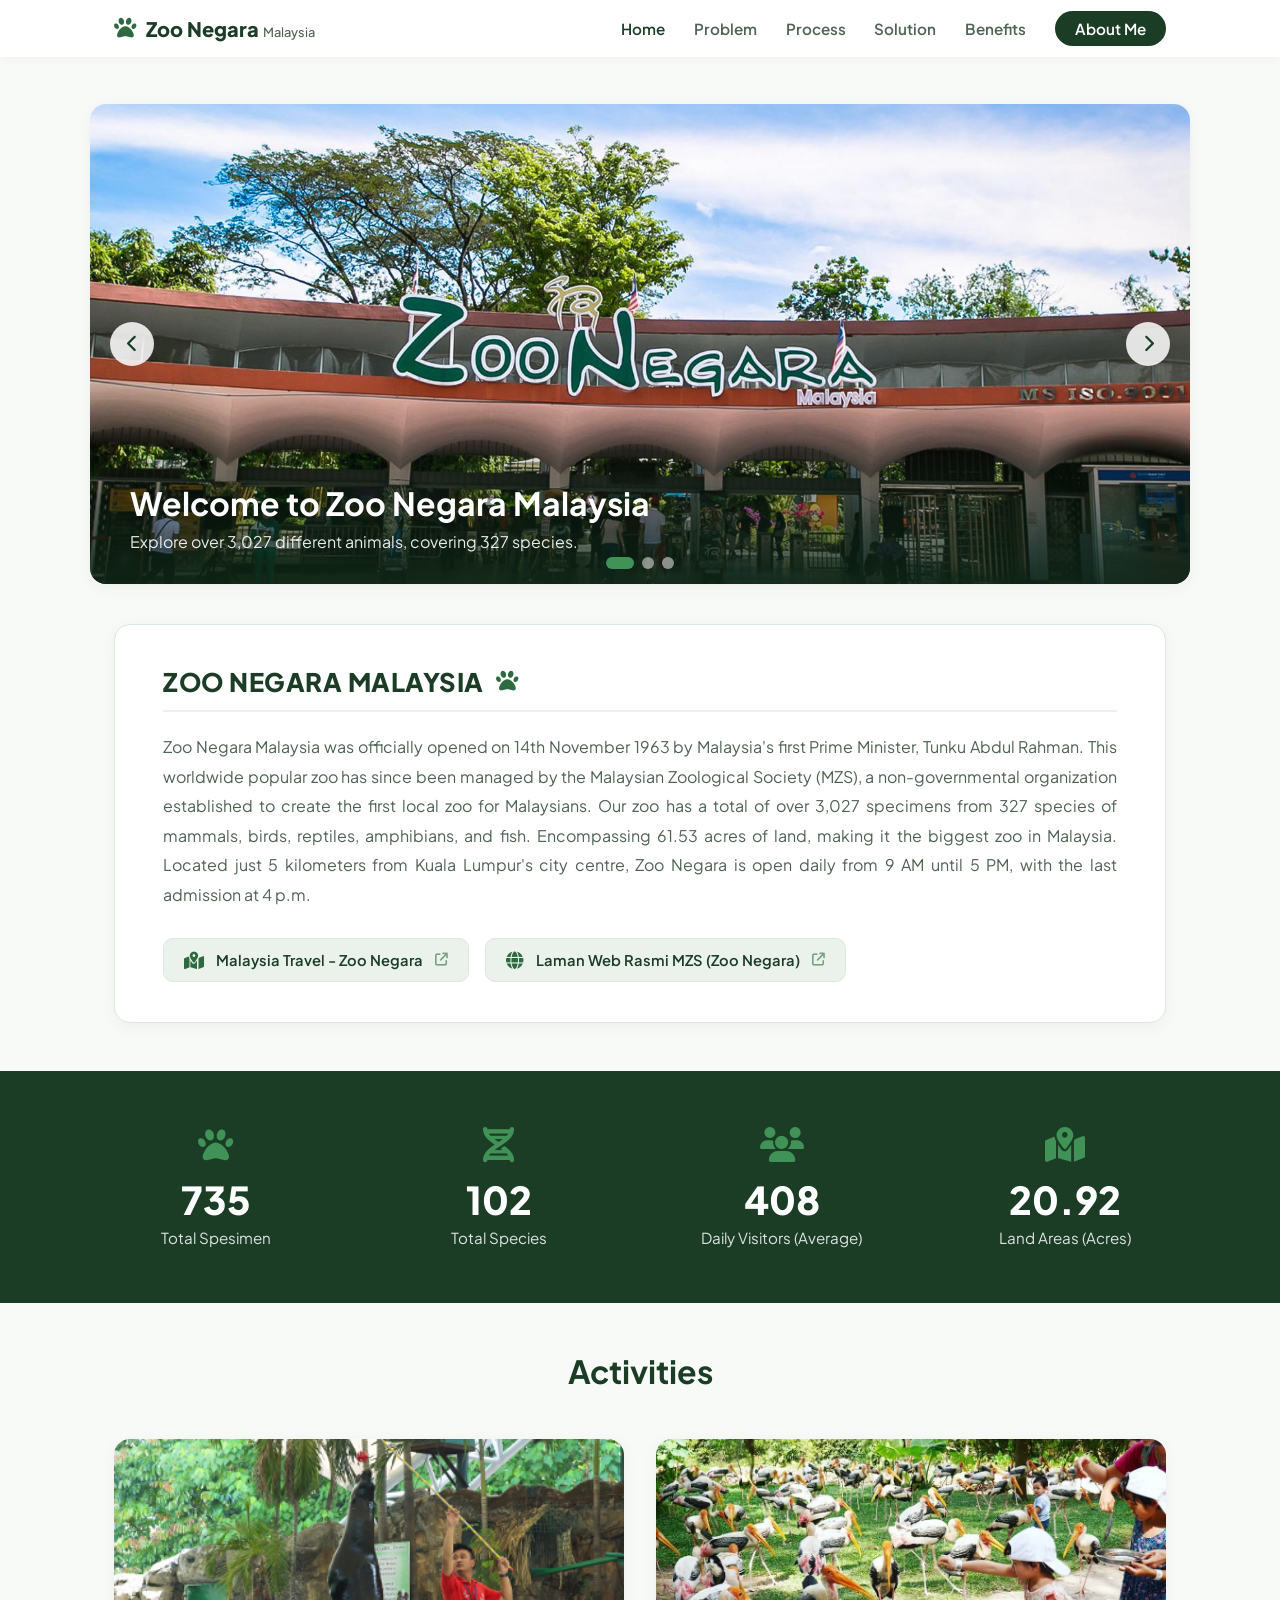
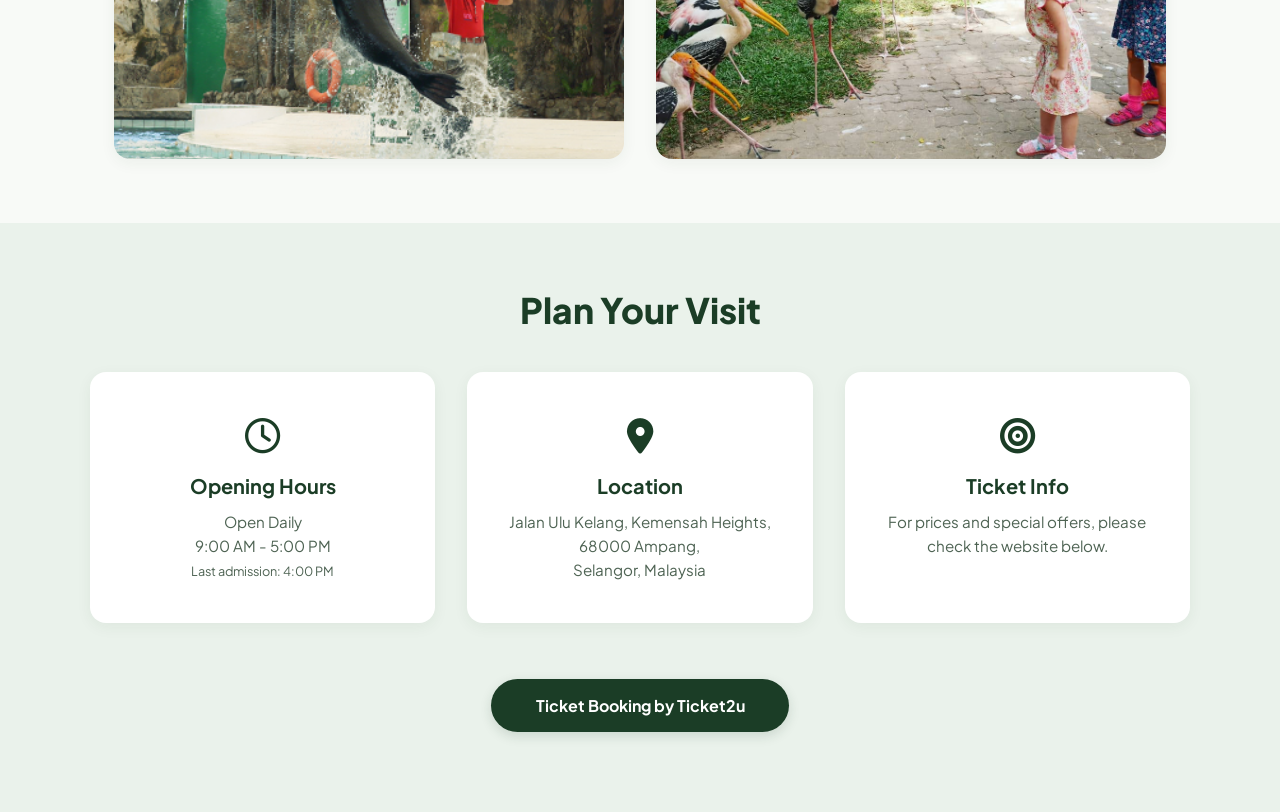
<file: index.html>
<!DOCTYPE html>
<html lang="en">
<head>
  <meta charset="UTF-8">
  <meta name="viewport" content="width=device-width, initial-scale=1.0">
  <title>Zoo Negara Malaysia - Strategic Digital Transformation</title>
  <link rel="stylesheet" href="style.css">
  <link rel="preconnect" href="https://fonts.googleapis.com">
  <link rel="preconnect" href="https://fonts.gstatic.com" crossorigin>
  <link href="https://fonts.googleapis.com/css2?family=Plus+Jakarta+Sans:wght@400;500;600;700;800&display=swap" rel="stylesheet">
  <link rel="stylesheet" href="https://cdnjs.cloudflare.com/ajax/libs/font-awesome/6.4.0/css/all.min.css">
</head>
<body>
  <!-- Navigation Bar -->
  <header class="navbar">
    <div class="nav-container">
      <a href="index.html" class="logo">
        <i class="fa-solid fa-paw logo-icon"></i>
        <span>Zoo Negara <small>Malaysia</small></span>
      </a>
      <nav>
        <ul class="nav-links">
          <li><a href="index.html" class="active">Home</a></li>
          <li><a href="problem.html">Problem</a></li>
          <li><a href="process.html">Process</a></li>
          <li><a href="solution.html">Solution</a></li>
          <li><a href="benefit.html">Benefits</a></li>
          <li><a href="about_me.html" class="nav-btn">About Me</a></li>
        </ul>
      </nav>
    </div>
  </header>
  <!-- 1. Home Section -->
  <section id="home">
    <div class="slider-container">
      <div class="slider">
        <div class="slide active">
          <img src="images/picture_zoo_negara_malaysia.jpeg" alt="Malayan Tiger">
          <div class="slide-overlay">
            <h2>Welcome to Zoo Negara Malaysia</h2>
            <p>Explore over 3,027 different animals, covering 327 species.</p>
          </div>
        </div>
        <div class="slide">
          <img src="images/picture_panda_3.jpg" alt="Panda Zoo Negara Malaysia">
          <div class="slide-overlay">
            <h2>Panda Zoo Negara Malaysia</h2>
            <p>Meet our beloved giant pandas in a world-class temperature-controlled habitat.</p>
          </div>
        </div>
        <div class="slide">
          <img src="images/picture_tiger.jpg" alt="Tiger Zoo Negara Malaysia">
          <div class="slide-overlay">
            <h2>Tiger Zoo Negara Malaysia</h2>
            <p>Experience educational feeding sessions and hands-on conservation activities daily.</p>
          </div>
        </div>
      </div>
      <button class="slider-btn prev-btn" aria-label="Previous Slide"><i class="fa-solid fa-chevron-left"></i></button>
      <button class="slider-btn next-btn" aria-label="Next Slide"><i class="fa-solid fa-chevron-right"></i></button>
      <div class="slider-dots">
        <span class="dot active" data-index="0"></span>
        <span class="dot" data-index="1"></span>
        <span class="dot" data-index="2"></span>
      </div>
    </div>
    <!-- Intro Section -->
    <div class="intro-section">
      <div class="intro-card">
        <div class="intro-header">
          <h2>ZOO NEGARA MALAYSIA</h2>
          <i class="fa-solid fa-paw intro-icon"></i>
        </div>
        <p class="intro-text">
          Zoo Negara Malaysia was officially opened on 14th November 1963 by Malaysia's first Prime Minister, Tunku Abdul Rahman. This worldwide popular zoo has since been managed by the Malaysian Zoological Society (MZS), a non-governmental organization established to create the first local zoo for Malaysians. Our zoo has a total of over 3,027 specimens from 327 species of mammals, birds, reptiles, amphibians, and fish. Encompassing 61.53 acres of land, making it the biggest zoo in Malaysia. Located just 5 kilometers from Kuala Lumpur's city centre, Zoo Negara is open daily from 9 AM until 5 PM, with the last admission at 4 p.m.
        </p>
        <div class="intro-links-container">
          <a href="https://www.malaysia.travel/explore/zoo-negara" target="_blank" rel="noopener noreferrer" class="zoo-link-btn">
            <i class="fa-solid fa-map-location-dot"></i>
            <span>Malaysia Travel - Zoo Negara</span>
            <i class="fa-solid fa-arrow-up-right-from-square external-icon"></i>
          </a>
          <a href="https://www.zoonegara.my/zoo.html" target="_blank" rel="noopener noreferrer" class="zoo-link-btn">
            <i class="fa-solid fa-globe"></i>
            <span>Laman Web Rasmi MZS (Zoo Negara)</span>
            <i class="fa-solid fa-arrow-up-right-from-square external-icon"></i>
          </a>
        </div>
      </div>
    </div>
    <!-- Statistics Banner -->
    <div class="stats-banner">
      <div class="stats-container">
        <div class="stat-item">
          <i class="fa-solid fa-paw stat-icon"></i>
          <h3 class="counter" data-target="3027">0</h3>
          <p>Total Spesimen</p>
        </div>
        <div class="stat-item">
          <i class="fa-solid fa-dna stat-icon"></i>
          <h3 class="counter" data-target="327">0</h3>
          <p>Total Species</p>
        </div>
        <div class="stat-item">
          <i class="fa-solid fa-users stat-icon"></i>
          <h3 class="counter" data-target="1750">0</h3>
          <p>Daily Visitors (Average)</p>
        </div>
        <div class="stat-item">
          <i class="fa-solid fa-map-location-dot stat-icon"></i>
          <h3><span class="counter-float" data-target="61.53">0</span></h3>
          <p>Land Areas (Acres)</p>
        </div>
      </div>
    </div>
    <!-- Activities Section -->
    <div class="activities-wrapper">
      <div class="section-title">
        <h2>Activities</h2>
      </div>
      <div class="activities-grid">
        <div class="activity-card">
          <img src="images/picture_multi_Animal_show.jpg" alt="Multi-Animal Show">
          <div class="activity-overlay">
            <h3>Multi-Animal Show</h3>
          </div>
        </div>
        <div class="activity-card">
          <img src="images/picture_animal_feeding.jpg" alt="Animal Feeding">
          <div class="activity-overlay">
            <h3>Animal Feeding</h3>
          </div>
        </div>
      </div>
    </div>
    <!-- Plan Your Visit Section -->
    <div class="plan-visit-wrapper">
      <h2 class="plan-visit-title">Plan Your Visit</h2>
      <div class="plan-visit-grid">
        <div class="plan-card">
          <div class="plan-icon"><i class="fa-regular fa-clock"></i></div>
          <h3>Opening Hours</h3>
          <p>Open Daily<br>9:00 AM - 5:00 PM<br><small>Last admission: 4:00 PM</small></p>
        </div>
        <div class="plan-card">
          <div class="plan-icon"><i class="fa-solid fa-location-dot"></i></div>
          <h3>Location</h3>
          <p>Jalan Ulu Kelang, Kemensah Heights, 68000 Ampang, <br>Selangor, Malaysia</p>
        </div>
        <div class="plan-card">
          <div class="plan-icon"><i class="fa-solid fa-bullseye"></i></div>
          <h3>Ticket Info</h3>
          <p>For prices and special offers, please check the website below.</p>
        </div>
      </div>
      <div class="plan-cta-container">
        <a href="https://www.ticket2u.com.my/zoonegara/book" target="_blank" rel="noopener noreferrer" class="plan-cta-btn">Ticket Booking by Ticket2u</a>
      </div>
    </div>
  </section>
  <script src="script.js"></script>
</body>
</html>
</file>
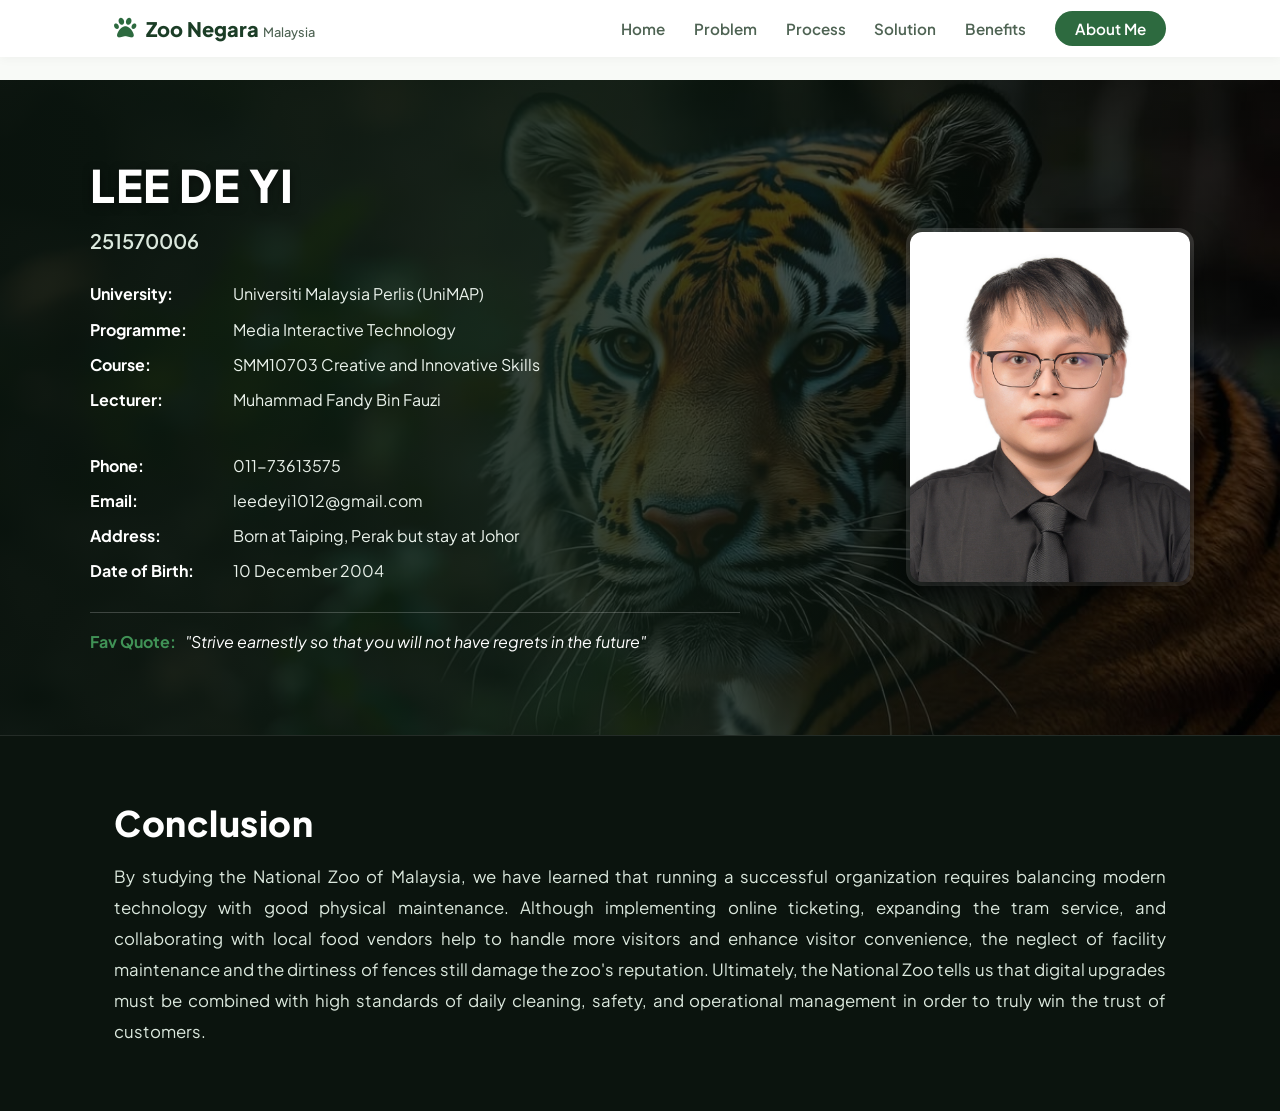
<file: about_me.html>
<!DOCTYPE html>
<html lang="en">
<head>
  <meta charset="UTF-8">
  <meta name="viewport" content="width=device-width, initial-scale=1.0">
  <title>Zoo Negara Malaysia - About Me</title>
  <link rel="stylesheet" href="style.css">
  <link rel="preconnect" href="https://fonts.googleapis.com">
  <link rel="preconnect" href="https://fonts.gstatic.com" crossorigin>
  <link href="https://fonts.googleapis.com/css2?family=Plus+Jakarta+Sans:wght@400;500;600;700;800&display=swap" rel="stylesheet">
  <link rel="stylesheet" href="https://cdnjs.cloudflare.com/ajax/libs/font-awesome/6.4.0/css/all.min.css">
</head>
<body>
  <!-- Navigation Bar -->
  <header class="navbar">
    <div class="nav-container">
      <a href="index.html" class="logo">
        <i class="fa-solid fa-paw logo-icon"></i>
        <span>Zoo Negara <small>Malaysia</small></span>
      </a>
      <nav>
        <ul class="nav-links">
          <li><a href="index.html">Home</a></li>
          <li><a href="problem.html">Problem</a></li>
          <li><a href="process.html">Process</a></li>
          <li><a href="solution.html">Solution</a></li>
          <li><a href="benefit.html">Benefits</a></li>
          <li><a href="about_me.html" class="nav-btn active">About Me</a></li>
        </ul>
      </nav>
    </div>
  </header>
  <!-- 6. About Me / Profile Section -->
  <section id="about" class="about-hero-section page-hero-padding">
    <div class="about-hero-overlay"></div>
    <div class="about-hero-container">
      <div class="about-hero-details">
        <h1 class="about-hero-name">LEE DE YI</h1>
        <p class="about-hero-id">251570006</p>
        
        <div class="about-hero-info">
	  <p><strong>University:</strong> Universiti Malaysia Perlis (UniMAP) </p>
          <p><strong>Programme:</strong> Media Interactive Technology </p>
          <p><strong>Course:</strong> SMM10703 Creative and Innovative Skills</p>
	  <p><strong>Lecturer:</strong> Muhammad Fandy Bin Fauzi </p>

<br>

          <p><strong>Phone:</strong> 011-73613575</p>
          <p><strong>Email:</strong> leedeyi1012@gmail.com</p>
          <p><strong>Address:</strong> Born at Taiping, Perak but stay at Johor</p>
          <p><strong>Date of Birth:</strong> 10 December 2004</p>
        </div>
        <div class="about-hero-quote">
          <p><strong>Fav Quote:</strong> "Strive earnestly so that you will not have regrets in the future"</p>
        </div>
      </div>
      <div class="about-hero-photo-wrapper">
        <img src="images/picture_lee_de_yi.jpg" alt="Lee De Yi Profile Picture" class="about-hero-photo">
      </div>
    </div>
  </section>
  <!-- 7. Conclusion Section -->
  <section class="conclusion-section">
    <div class="conclusion-container">
      <h2 class="conclusion-title">Conclusion</h2>
      <p class="conclusion-text">
        By studying the National Zoo of Malaysia, we have learned that running a successful organization requires balancing modern technology with good physical maintenance.  Although implementing online ticketing, expanding the tram service, and collaborating with local food vendors help to handle more visitors and enhance visitor convenience, the neglect of facility maintenance and the dirtiness of fences still damage the zoo's reputation. Ultimately, the National Zoo tells us that digital upgrades must be combined with high standards of daily cleaning, safety, and operational management in order to truly win the trust of customers.
      </p>
    </div>
  </section>
  <script src="script.js"></script>
</body>
</html>
</file>
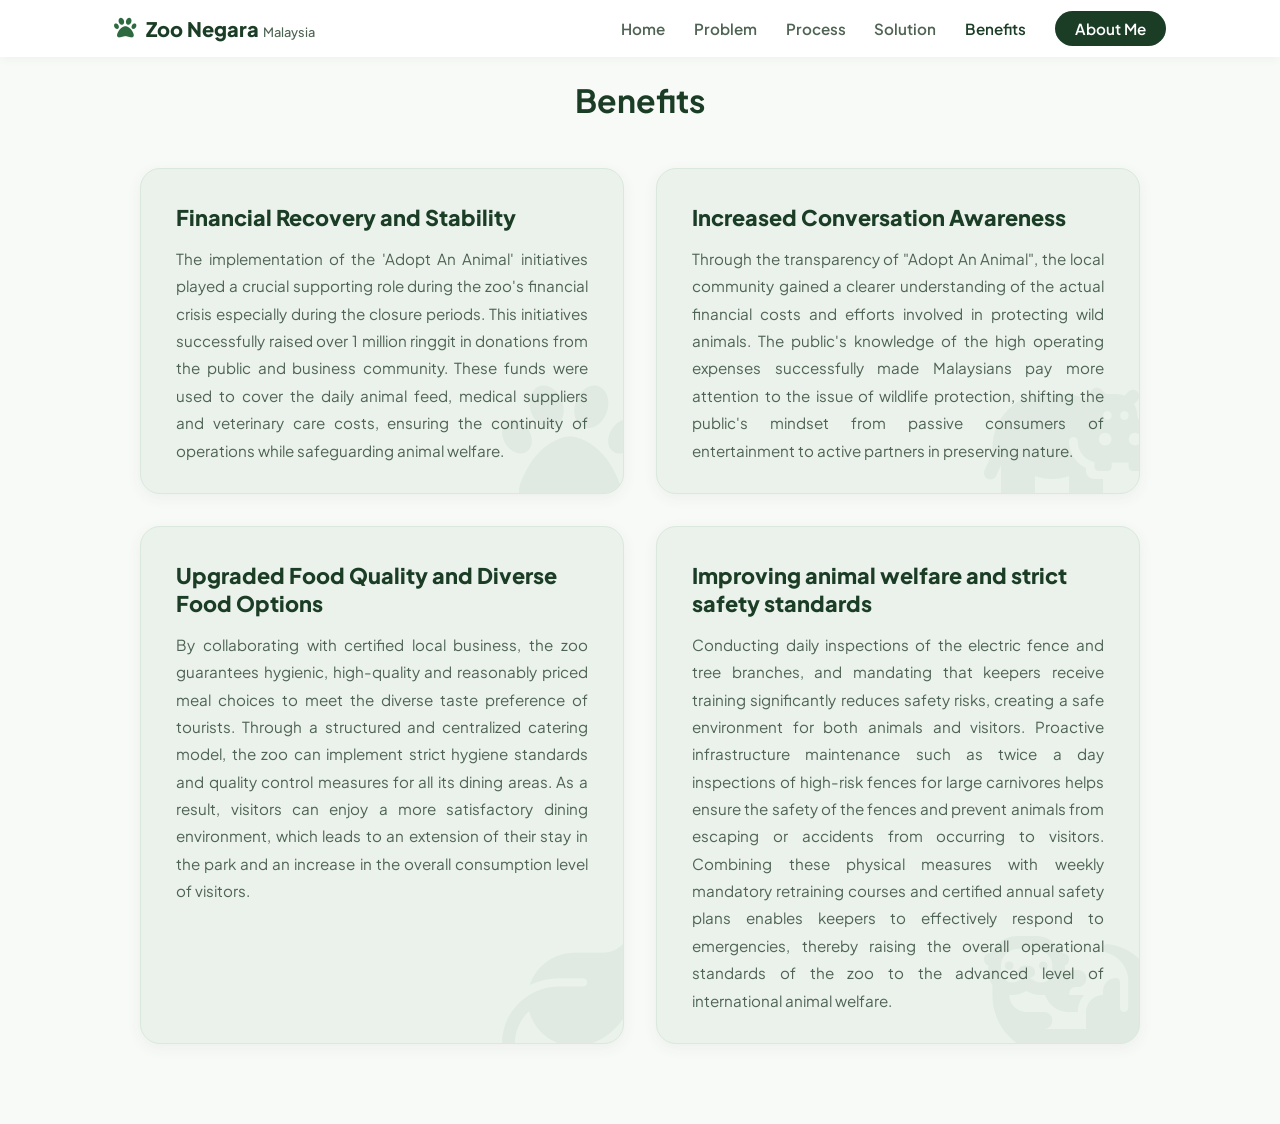
<file: benefit.html>
<!DOCTYPE html>
<html lang="en">
<head>
  <meta charset="UTF-8">
  <meta name="viewport" content="width=device-width, initial-scale=1.0">
  <title>Zoo Negara Malaysia - Benefits</title>
  <link rel="stylesheet" href="style.css">
  <link rel="preconnect" href="https://fonts.googleapis.com">
  <link rel="preconnect" href="https://fonts.gstatic.com" crossorigin>
  <link href="https://fonts.googleapis.com/css2?family=Plus+Jakarta+Sans:wght@400;500;600;700;800&display=swap" rel="stylesheet">
  <link rel="stylesheet" href="https://cdnjs.cloudflare.com/ajax/libs/font-awesome/6.4.0/css/all.min.css">
</head>
<body>
  <!-- Navigation Bar -->
  <header class="navbar">
    <div class="nav-container">
      <a href="index.html" class="logo">
        <i class="fa-solid fa-paw logo-icon"></i>
        <span>Zoo Negara <small>Malaysia</small></span>
      </a>
      <nav>
        <ul class="nav-links">
          <li><a href="index.html">Home</a></li>
          <li><a href="problem.html">Problem</a></li>
          <li><a href="process.html">Process</a></li>
          <li><a href="solution.html">Solution</a></li>
          <li><a href="benefit.html" class="active">Benefits</a></li>
          <li><a href="about_me.html" class="nav-btn">About Me</a></li>
        </ul>
      </nav>
    </div>
  </header>
  <!-- Main Content Container -->
  <main class="container page-content-padding">
    <!-- 5. Key Benefits Section -->
    <section id="benefits" class="section">
      <div class="section-title">
        <h2>Benefits</h2>
      </div>
      <div class="benefits-grid">
        <div class="benefit-card-style">
          <div class="benefit-card-content">
            <h3>Financial Recovery and Stability</h3>
            <p>The implementation of the 'Adopt An Animal' initiatives played a crucial supporting role during the zoo's financial crisis especially during the closure periods. This initiatives successfully raised over 1 million ringgit in donations from the public and business community. These funds were used to cover the daily animal feed, medical suppliers and veterinary care costs, ensuring the continuity of operations while safeguarding animal welfare.</p>
          </div>
          <i class="fa-solid fa-paw benefit-bg-watermark"></i>
        </div>
        <div class="benefit-card-style">
          <div class="benefit-card-content">
            <h3>Increased Conversation Awareness</h3>
            <p>Through the transparency of "Adopt An Animal", the local community gained a clearer understanding of the actual financial costs and efforts involved in protecting wild animals. The public's knowledge of the high operating expenses successfully made Malaysians pay more attention to the issue of wildlife protection, shifting the public's mindset from passive consumers of entertainment to active partners in preserving nature.</p>
          </div>
          <i class="fa-solid fa-hippo benefit-bg-watermark"></i>
        </div>
        <div class="benefit-card-style">
          <div class="benefit-card-content">
            <h3>Upgraded Food Quality and Diverse Food Options</h3>
            <p>By collaborating with certified local business, the zoo guarantees hygienic, high-quality and reasonably priced meal choices to meet the diverse taste preference of tourists. Through a structured and centralized catering model, the zoo can implement strict hygiene standards and quality control measures for all its dining areas. As a result, visitors can enjoy a more satisfactory dining environment, which leads to an extension of their stay in the park and an increase in the overall consumption level of visitors.</p>
          </div>
          <i class="fa-solid fa-leaf benefit-bg-watermark"></i>
        </div>
        <div class="benefit-card-style">
          <div class="benefit-card-content">
            <h3>Improving animal welfare and strict safety standards</h3>
            <p>Conducting daily inspections of the electric fence and tree branches, and mandating that keepers receive training significantly reduces safety risks, creating a safe environment for both animals and visitors. Proactive infrastructure maintenance such as twice a day inspections of high-risk fences for large carnivores helps ensure the safety of the fences and prevent animals from escaping or accidents from occurring to visitors. Combining these physical measures with weekly mandatory retraining courses and certified annual safety plans enables keepers to effectively respond to emergencies, thereby raising the overall operational standards of the zoo to the advanced level of international animal welfare.</p>
          </div>
          <i class="fa-solid fa-otter benefit-bg-watermark"></i>
        </div>
      </div>
    </section>
  </main>
  <script src="script.js"></script>
</body>
</html>
</file>
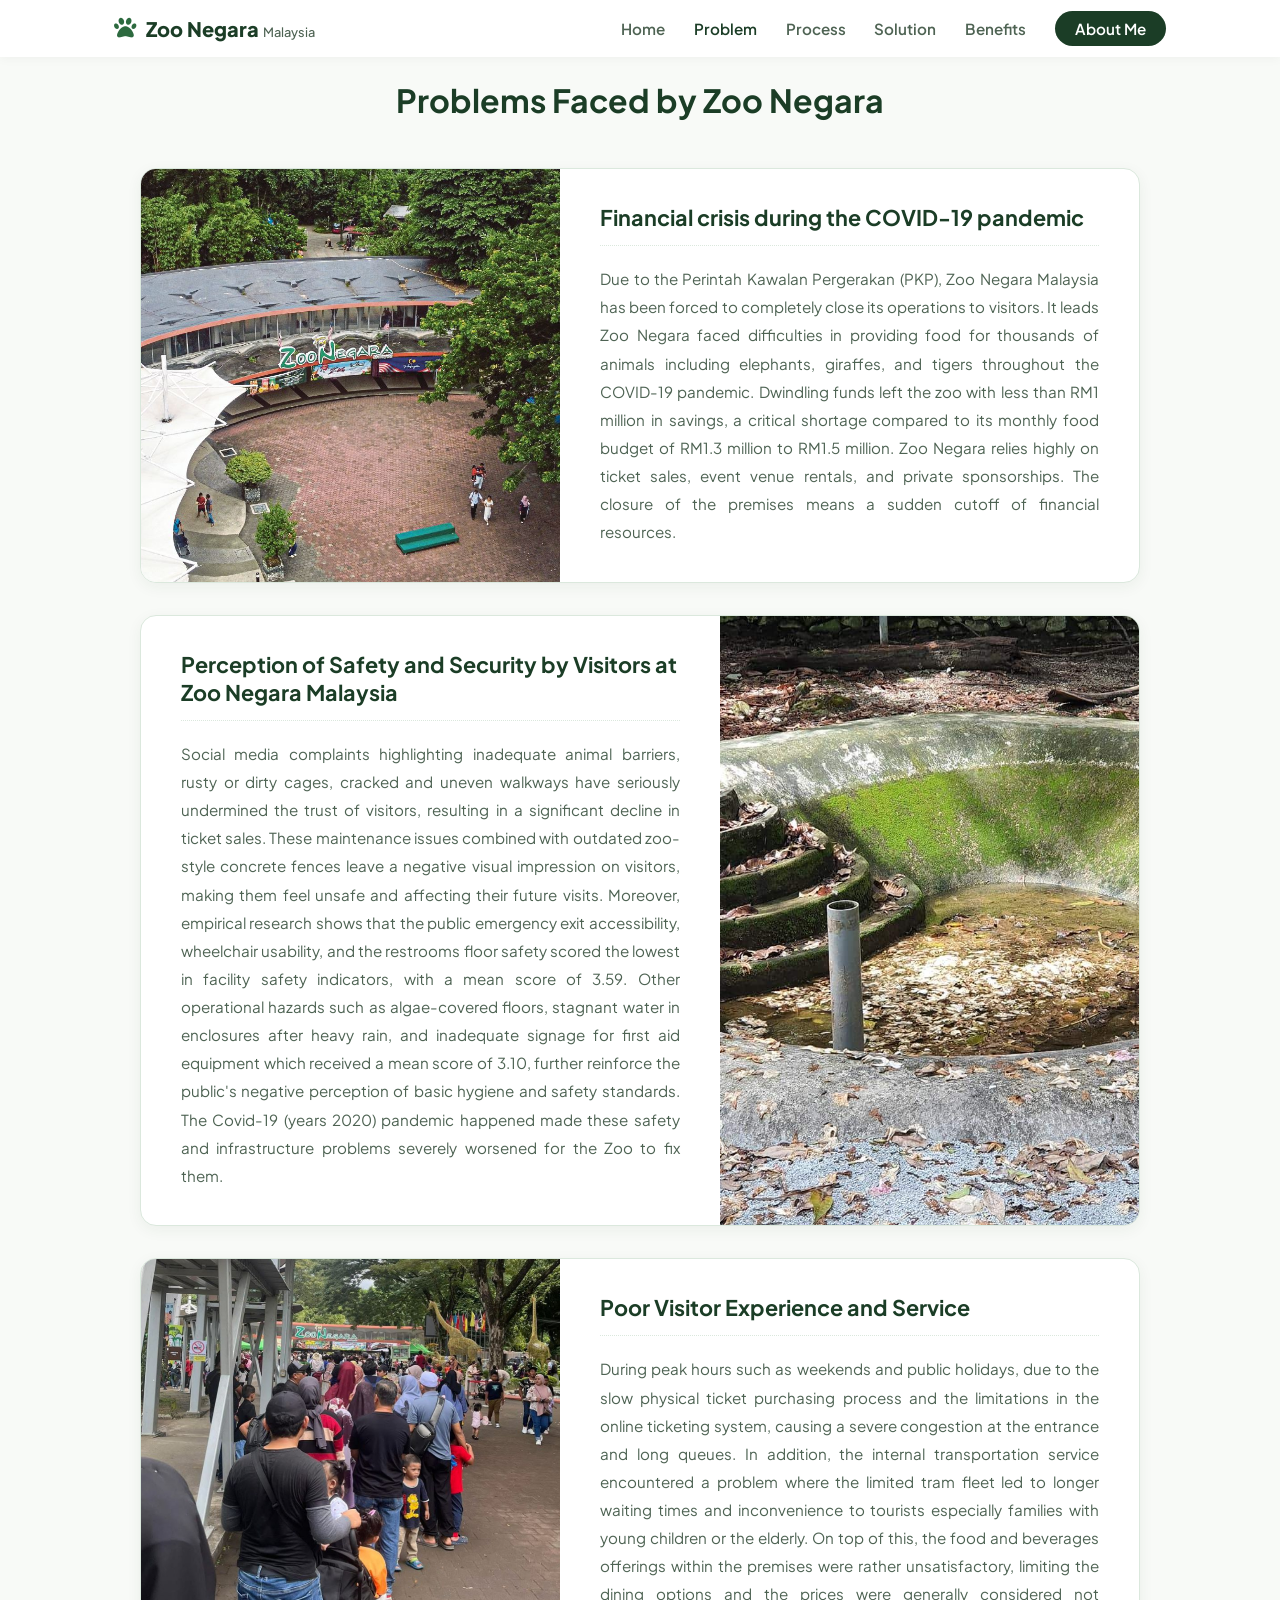
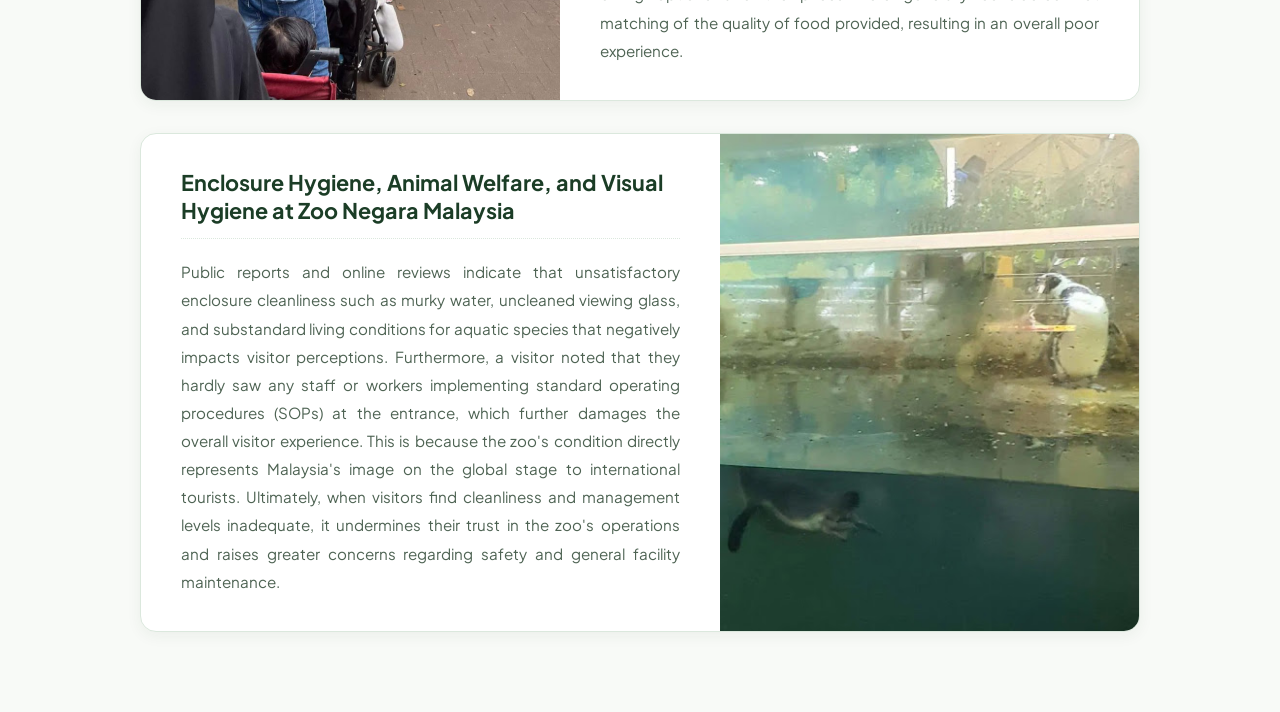
<file: problem.html>
<!DOCTYPE html>
<html lang="en">
<head>
  <meta charset="UTF-8">
  <meta name="viewport" content="width=device-width, initial-scale=1.0">
  <title>Zoo Negara Malaysia - Problems</title>
  <link rel="stylesheet" href="style.css">
  <link rel="preconnect" href="https://fonts.googleapis.com">
  <link rel="preconnect" href="https://fonts.gstatic.com" crossorigin>
  <link href="https://fonts.googleapis.com/css2?family=Plus+Jakarta+Sans:wght@400;500;600;700;800&display=swap" rel="stylesheet">
  <link rel="stylesheet" href="https://cdnjs.cloudflare.com/ajax/libs/font-awesome/6.4.0/css/all.min.css">
</head>
<body>
  <!-- Navigation Bar -->
  <header class="navbar">
    <div class="nav-container">
      <a href="index.html" class="logo">
        <i class="fa-solid fa-paw logo-icon"></i>
        <span>Zoo Negara <small>Malaysia</small></span>
      </a>
      <nav>
        <ul class="nav-links">
          <li><a href="index.html">Home</a></li>
          <li><a href="problem.html" class="active">Problem</a></li>
          <li><a href="process.html">Process</a></li>
          <li><a href="solution.html">Solution</a></li>
          <li><a href="benefit.html">Benefits</a></li>
          <li><a href="about_me.html" class="nav-btn">About Me</a></li>
        </ul>
      </nav>
    </div>
  </header>
  <!-- Main Content Container -->
  <main class="container page-content-padding">
    <!-- 2. Problem Section -->
    <section id="problem" class="section">
      <div class="section-title">
        <h2>Problems Faced by Zoo Negara</h2>
      </div>
      <div class="problem-cards-wrapper">
        <div class="problem-card">
          <div class="problem-card-media">
            <a href="https://www.nst.com.my/news/nation/2025/10/1294067/zoo-negara-land-sale-sparks-backlash-public-ngos-demand-answers-watch" target="_blank" rel="noopener noreferrer" class="img-link-overlay">
              <img src="images/picture_problems_1.jpg" alt="Financial crisis">
              <div class="article-hover-badge">
                <i class="fa-regular fa-pen-to-square"></i>
                <span>Read Full<br>Article</span>
              </div>
            </a>
          </div>
          <div class="problem-card-body">
            <div class="problem-card-header">
              <h3>Financial crisis during the COVID-19 pandemic</h3>
            </div>
            <p class="problem-card-desc">
              Due to the Perintah Kawalan Pergerakan (PKP), Zoo Negara Malaysia has been forced to completely close its operations to visitors. It leads Zoo Negara faced difficulties in providing food for thousands of animals including elephants, giraffes, and tigers throughout the COVID-19 pandemic. Dwindling funds left the zoo with less than RM1 million in savings, a critical shortage compared to its monthly food budget of RM1.3 million to RM1.5 million. Zoo Negara relies highly on ticket sales, event venue rentals, and private sponsorships. The closure of the premises means a sudden cutoff of financial resources.
            </p>
          </div>
        </div>
        
        <div class="problem-card">
          <div class="problem-card-body">
            <div class="problem-card-header">
              <h3>Perception of Safety and Security by Visitors at Zoo Negara Malaysia</h3>
            </div>
            <p class="problem-card-desc">
              Social media complaints highlighting inadequate animal barriers, rusty or dirty cages, cracked and uneven walkways have seriously undermined the trust of visitors, resulting in a significant decline in ticket sales. These maintenance issues combined with outdated zoo-style concrete fences leave a negative visual impression on visitors, making them feel unsafe and affecting their future visits. Moreover, empirical research shows that the public emergency exit accessibility, wheelchair usability, and the restrooms floor safety scored the lowest in facility safety indicators, with a mean score of 3.59. Other operational hazards such as algae-covered floors, stagnant water in enclosures after heavy rain, and inadequate signage for first aid equipment which received a mean score of 3.10, further reinforce the public's negative perception of basic hygiene and safety standards. The Covid-19 (years 2020) pandemic happened made these safety and infrastructure problems severely worsened for the Zoo to fix them.
            </p>
          </div>
          <div class="problem-card-media">
            <a href="https://www.researchgate.net/publication/347396311_VISITORS'_PERCEPTION_OF_SAFETY_AND_SECURITY_AT_ZOO_NEGARA_MALAYSIA_VISITORS'_PERCEPTION_OF_SAFETY_AND_SECURITY_AT_ZOO_NEGARA_MALAYSIA" target="_blank" rel="noopener noreferrer" class="img-link-overlay">
              <img src="images/picture_problems_2.jpeg" alt="Perceptions of Safety">
              <div class="article-hover-badge">
                <i class="fa-regular fa-pen-to-square"></i>
                <span>Read Full<br>Article</span>
              </div>
            </a>
          </div>
        </div>
        <div class="problem-card">
          <div class="problem-card-media">
            <a href="https://www.malaymail.com/news/malaysia/2024/09/30/from-pandas-to-camping-zoo-negaras-deputy-president-explains-why-long-queues-persist-and-whats-driving-its-revival/151077" target="_blank" rel="noopener noreferrer" class="img-link-overlay">
              <img src="images/picture_problems_3.png" alt="Poor Visitor Experience">
              <div class="article-hover-badge">
                <i class="fa-regular fa-pen-to-square"></i>
                <span>Read Full<br>Article</span>
              </div>
            </a>
          </div>
          <div class="problem-card-body">
            <div class="problem-card-header">
              <h3>Poor Visitor Experience and Service</h3>
            </div>
            <p class="problem-card-desc">
              During peak hours such as weekends and public holidays, due to the slow physical ticket purchasing process and the limitations in the online ticketing system, causing a severe congestion at the entrance and long queues. In addition, the internal transportation service encountered a problem where the limited tram fleet led to longer waiting times and inconvenience to tourists especially families with young children or the elderly. On top of this, the food and beverages offerings within the premises were rather unsatisfactory, limiting the dining options and the prices were generally considered not matching of the quality of food provided, resulting in an overall poor experience.
            </p>
          </div>
        </div>
        <div class="problem-card">
          <div class="problem-card-body">
            <div class="problem-card-header">
              <h3>Enclosure Hygiene, Animal Welfare, and Visual Hygiene at Zoo Negara Malaysia</h3>
            </div>
            <p class="problem-card-desc">
              Public reports and online reviews indicate that unsatisfactory enclosure cleanliness such as murky water, uncleaned viewing glass, and substandard living conditions for aquatic species that negatively impacts visitor perceptions. Furthermore, a visitor noted that they hardly saw any staff or workers implementing standard operating procedures (SOPs) at the entrance, which further damages the overall visitor experience. This is because the zoo's condition directly represents Malaysia's image on the global stage to international tourists. Ultimately, when visitors find cleanliness and management levels inadequate, it undermines their trust in the zoo's operations and raises greater concerns regarding safety and general facility maintenance.
            </p>
          </div>
          <div class="problem-card-media">
            <a href="https://weirdkaya.com/photos-smelly-and-filthy-malaysian-laments-over-poor-conditions-in-zoo-negara/" target="_blank" rel="noopener noreferrer" class="img-link-overlay">
              <img src="images/picture_problems_4.jpg" alt="Enclosure Hygiene">
              <div class="article-hover-badge">
                <i class="fa-regular fa-pen-to-square"></i>
                <span>Read Full<br>Article</span>
              </div>
            </a>
          </div>
        </div>
      </div>
    </section>
  </main>
  <script src="script.js"></script>
</body>
</html>
</file>
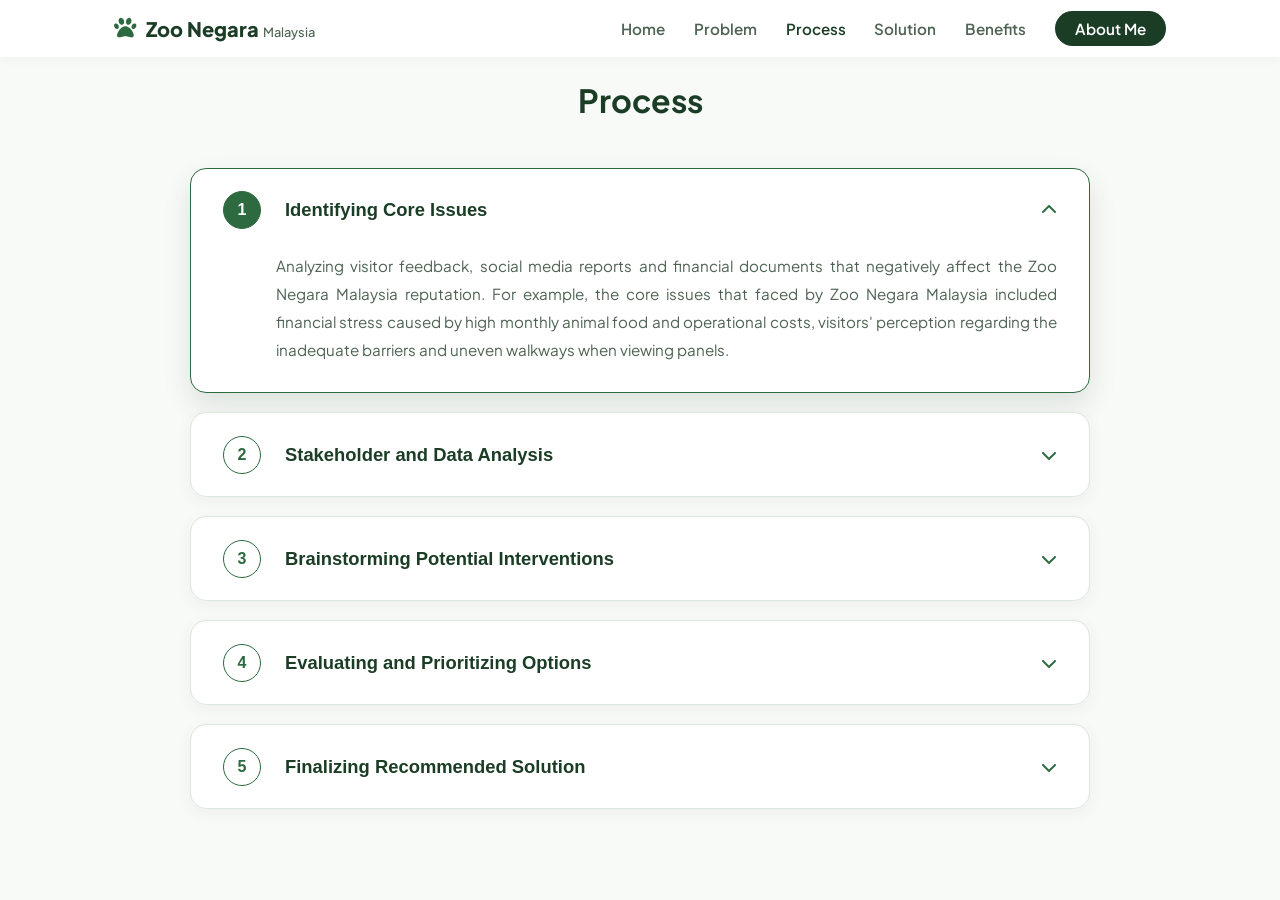
<file: process.html>
<!DOCTYPE html>
<html lang="en">
<head>
  <meta charset="UTF-8">
  <meta name="viewport" content="width=device-width, initial-scale=1.0">
  <title>Zoo Negara Malaysia - Process</title>
  <link rel="stylesheet" href="style.css">
  <link rel="preconnect" href="https://fonts.googleapis.com">
  <link rel="preconnect" href="https://fonts.gstatic.com" crossorigin>
  <link href="https://fonts.googleapis.com/css2?family=Plus+Jakarta+Sans:wght@400;500;600;700;800&display=swap" rel="stylesheet">
  <link rel="stylesheet" href="https://cdnjs.cloudflare.com/ajax/libs/font-awesome/6.4.0/css/all.min.css">
</head>
<body>
  <!-- Navigation Bar -->
  <header class="navbar">
    <div class="nav-container">
      <a href="index.html" class="logo">
        <i class="fa-solid fa-paw logo-icon"></i>
        <span>Zoo Negara <small>Malaysia</small></span>
      </a>
      <nav>
        <ul class="nav-links">
          <li><a href="index.html">Home</a></li>
          <li><a href="problem.html">Problem</a></li>
          <li><a href="process.html" class="active">Process</a></li>
          <li><a href="solution.html">Solution</a></li>
          <li><a href="benefit.html">Benefits</a></li>
          <li><a href="about_me.html" class="nav-btn">About Me</a></li>
        </ul>
      </nav>
    </div>
  </header>
  <!-- Main Content Container -->
  <main class="container page-content-padding">
    <!-- 3. Process Section -->
    <section id="process" class="section">
      <div class="section-title">
        <h2>Process</h2>
      </div>
      <div class="accordion-container">
        <div class="accordion-item active">
          <button class="accordion-header">
            <div class="accordion-header-left">
              <span class="step-num">1</span>
              <h3>Identifying Core Issues</h3>
            </div>
            <i class="fa-solid fa-chevron-down accordion-arrow"></i>
          </button>
          <div class="accordion-body">
            <div class="accordion-content">
              <p>Analyzing visitor feedback, social media reports and financial documents that negatively affect the Zoo Negara Malaysia reputation. For example, the core issues that faced by Zoo Negara Malaysia included financial stress caused by high monthly animal food and operational costs, visitors' perception regarding the inadequate barriers and uneven walkways when viewing panels.</p>
            </div>
          </div>
        </div>
        <div class="accordion-item">
          <button class="accordion-header">
            <div class="accordion-header-left">
              <span class="step-num">2</span>
              <h3>Stakeholder and Data Analysis</h3>
            </div>
            <i class="fa-solid fa-chevron-down accordion-arrow"></i>
          </button>
          <div class="accordion-body">
            <div class="accordion-content">
              <p>To uncover the root causes of these issues, Zoo Negara evaluated the qualitative and quantitative data in key operational areas. By categorizing public visitor evaluations and social media comments, we identified specific patterns of dissatisfaction, particularly in the hygiene conditions of animal enclosures and the lack of staff supervision in enforcing standard operating procedures (SOP) at the entrances. Additionally, we reviewed past financial records to examine the constraints related to budget limitations and resource allocation.</p>
            </div>
          </div>
        </div>
        <div class="accordion-item">
          <button class="accordion-header">
            <div class="accordion-header-left">
              <span class="step-num">3</span>
              <h3>Brainstorming Potential Interventions</h3>
            </div>
            <i class="fa-solid fa-chevron-down accordion-arrow"></i>
          </button>
          <div class="accordion-body">
            <div class="accordion-content">
              <p>Generating a wide range of potential solutions for both short-term and long-term strategies. Short-term ideas focused on practical maintenance such as increasing daily cleaning schedules for supervise glass and aquatic pools, inspecting electric safety fences twice daily and strengthening entrance SOP checks. While long-term ideas focused on financial sustainability and upgrading physical infrastructure.</p>
            </div>
          </div>
        </div>
        <div class="accordion-item">
          <button class="accordion-header">
            <div class="accordion-header-left">
              <span class="step-num">4</span>
              <h3>Evaluating and Prioritizing Options</h3>
            </div>
            <i class="fa-solid fa-chevron-down accordion-arrow"></i>
          </button>
          <div class="accordion-body">
            <div class="accordion-content">
              <p>The proposed solutions were evaluated based on feasibility, cost-effectiveness and impact. All the measures have been evaluated to determine their feasibility within the zoo's current budget and staffing capacity of the zoo. At the same time, prioritizing actions that can most directly restore tourists' confidence, enhance safety, and maintain Malaysia's international image have been given priority.</p>
            </div>
          </div>
        </div>
        <div class="accordion-item">
          <button class="accordion-header">
            <div class="accordion-header-left">
              <span class="step-num">5</span>
              <h3>Finalizing Recommended Solution</h3>
            </div>
            <i class="fa-solid fa-chevron-down accordion-arrow"></i>
          </button>
          <div class="accordion-body">
            <div class="accordion-content">
              <p>The most practical measures and high impact measures were integrated into a comprehensive action. This comprehensive strategy integrates immediate facility maintenance and safety management with long-term financial planning and facility modernization, providing a sustainable development path for Zoo Negara Malaysia.</p>
            </div>
          </div>
        </div>
      </div>
    </section>
  </main>
  <script src="script.js"></script>
</body>
</html>
</file>
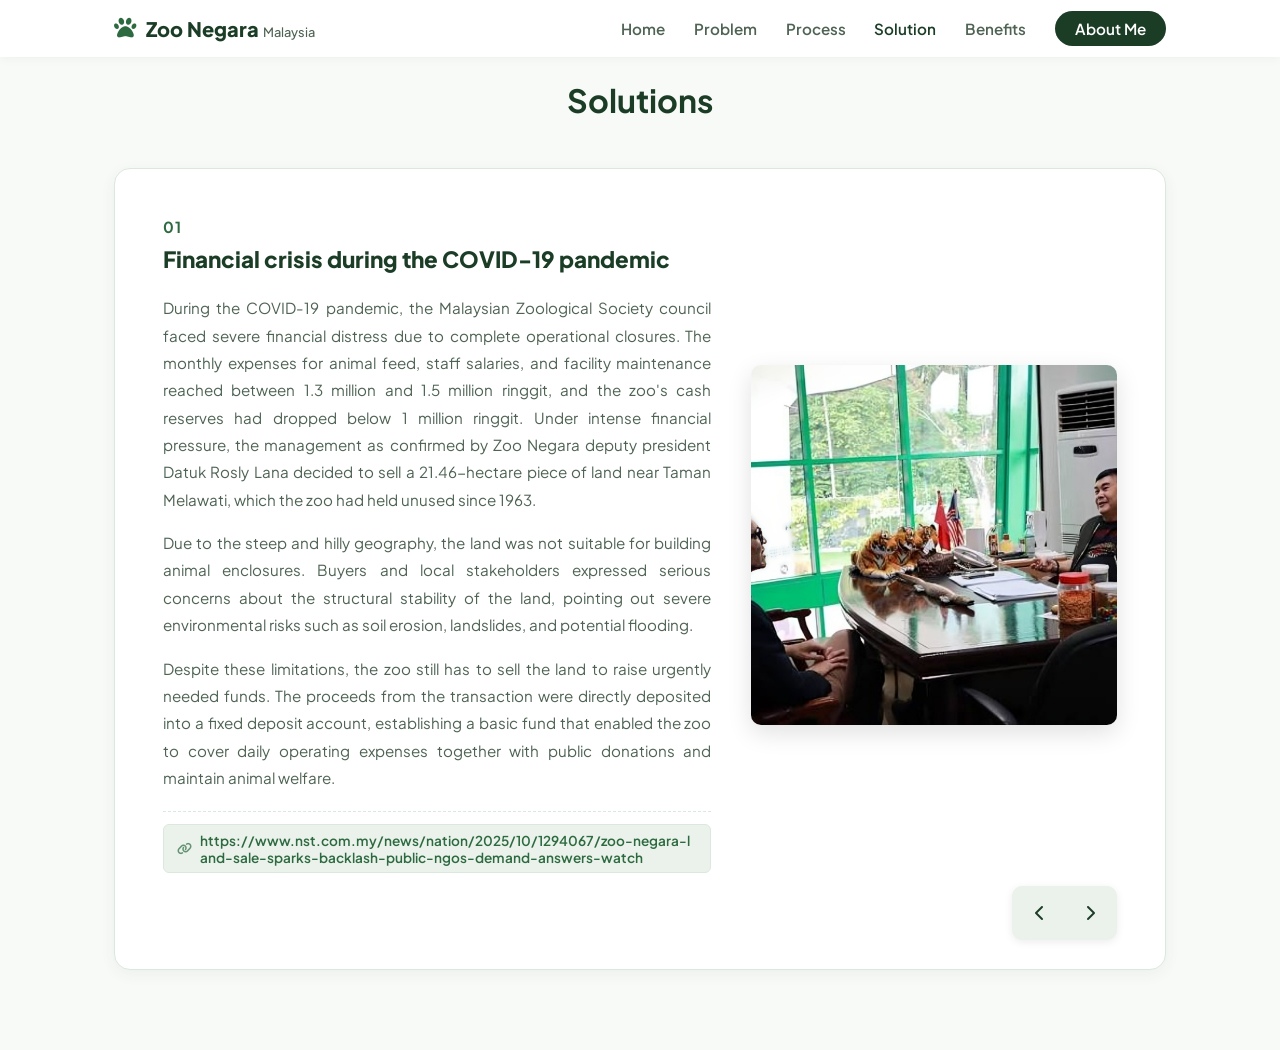
<file: solution.html>
<!DOCTYPE html>
<html lang="en">
<head>
  <meta charset="UTF-8">
  <meta name="viewport" content="width=device-width, initial-scale=1.0">
  <title>Zoo Negara Malaysia - Solutions</title>
  <link rel="stylesheet" href="style.css">
  <link rel="preconnect" href="https://fonts.googleapis.com">
  <link rel="preconnect" href="https://fonts.gstatic.com" crossorigin>
  <link href="https://fonts.googleapis.com/css2?family=Plus+Jakarta+Sans:wght@400;500;600;700;800&display=swap" rel="stylesheet">
  <link rel="stylesheet" href="https://cdnjs.cloudflare.com/ajax/libs/font-awesome/6.4.0/css/all.min.css">
</head>
<body>
  <!-- Navigation Bar -->
  <header class="navbar">
    <div class="nav-container">
      <a href="index.html" class="logo">
        <i class="fa-solid fa-paw logo-icon"></i>
        <span>Zoo Negara <small>Malaysia</small></span>
      </a>
      <nav>
        <ul class="nav-links">
          <li><a href="index.html">Home</a></li>
          <li><a href="problem.html">Problem</a></li>
          <li><a href="process.html">Process</a></li>
          <li><a href="solution.html" class="active">Solution</a></li>
          <li><a href="benefit.html">Benefits</a></li>
          <li><a href="about_me.html" class="nav-btn">About Me</a></li>
        </ul>
      </nav>
    </div>
  </header>
  <!-- Main Content Container -->
  <main class="container page-content-padding">
    <!-- 4. Solution Section -->
    <section id="solution" class="section">
      <div class="section-title">
        <h2>Solutions</h2>
      </div>
      <div class="solution-slider-card">
        <div class="solution-display">
          <div class="solution-text-panel">
            <span class="sol-step-index" id="solIndex">01</span>
            <h3 id="solTitle">1. Financial crisis during the COVID-19 pandemic</h3>
            <div id="solDesc" class="sol-desc-container"></div>
            <div id="solSource" class="sol-source-container"></div>
          </div>
          <div class="solution-image-panel">
            <img id="solImage" src="images/picture_solutions_4.jpg" alt="Solution Image">
          </div>
        </div>
        <div class="solution-controls">
          <button class="sol-nav-btn" id="solPrevBtn" aria-label="Previous Solution">
            <i class="fa-solid fa-chevron-left"></i>
          </button>
          <button class="sol-nav-btn" id="solNextBtn" aria-label="Next Solution">
            <i class="fa-solid fa-chevron-right"></i>
          </button>
        </div>
      </div>
    </section>
  </main>
  <script src="script.js"></script>
</body>
</html>
</file>
<file: style.css>
/* Color Palette Variables */
:root {
  --primary-dark: #1b3d26;
  --primary-green: #2d6a3f;
  --light-green: #eaf2eb;
  --accent-green: #409256;
  --bg-cream: #f8faf7;
  --card-bg: #ffffff;
  --text-dark: #19271c;
  --text-muted: #4e6353;
  --border-subtle: #dbe8dd;
  --shadow-light: 0 4px 15px rgba(27, 61, 38, 0.06);
  --shadow-hover: 0 12px 28px rgba(27, 61, 38, 0.12);
  --radius-lg: 16px;
  --radius-md: 10px;
  --transition: all 0.35s ease;
}
* {
  margin: 0;
  padding: 0;
  box-sizing: border-box;
}
html {
  scroll-behavior: smooth;
  font-family: 'Plus Jakarta Sans', sans-serif;
}
body {
  background-color: var(--bg-cream);
  color: var(--text-dark);
}
/* Navigation Bar */
.navbar {
  position: fixed;
  top: 0;
  width: 100%;
  background: rgba(255, 255, 255, 0.95);
  backdrop-filter: blur(10px);
  box-shadow: 0 2px 10px rgba(0,0,0,0.04);
  z-index: 1000;
}
.nav-container {
  max-width: 1100px;
  margin: 0 auto;
  padding: 1rem 1.5rem;
  display: flex;
  justify-content: space-between;
  align-items: center;
}
.logo {
  display: flex;
  align-items: center;
  gap: 0.6rem;
  text-decoration: none;
  font-weight: 800;
  font-size: 1.25rem;
  color: var(--primary-dark);
}
.logo-icon {
  font-size: 1.4rem;
  color: var(--primary-green);
}
.logo small {
  font-weight: 500;
  color: var(--text-muted);
  font-size: 0.8rem;
}
.nav-links {
  display: flex;
  list-style: none;
  gap: 1.8rem;
  align-items: center;
}
.nav-links a {
  text-decoration: none;
  color: var(--text-muted);
  font-weight: 600;
  font-size: 0.95rem;
  transition: var(--transition);
}
.nav-links a:hover, 
.nav-links a.active {
  color: var(--primary-dark);
}
.nav-btn {
  background: var(--primary-dark);
  color: #fff !important;
  padding: 0.5rem 1.25rem;
  border-radius: 50px;
}
.nav-btn:hover,
.nav-btn.active {
  background: var(--primary-green);
}

/* Page content top spacing for subpages */
.page-content-padding {
  padding-top: 80px;
}
.page-hero-padding {
  margin-top: 80px !important;
}

/* 1. Hero Slider Section */
#home {
  padding-top: 80px;
}
.slider-container {
  position: relative;
  max-width: 1100px;
  height: 480px;
  margin: 1.5rem auto 2.5rem;
  border-radius: var(--radius-lg);
  overflow: hidden;
  box-shadow: var(--shadow-light);
}
.slider {
  display: flex;
  width: 300%;
  height: 100%;
  transition: transform 0.5s ease-in-out;
}
.slide {
  width: 33.333%;
  height: 100%;
  position: relative;
}
.slide img {
  width: 100%;
  height: 100%;
  object-fit: cover;
}
.slide-overlay {
  position: absolute;
  bottom: 0;
  left: 0;
  right: 0;
  background: linear-gradient(transparent, rgba(15, 38, 22, 0.88));
  color: white;
  padding: 3rem 2.5rem 2rem;
}
.slide-overlay h2 {
  font-size: 2rem;
  margin-bottom: 0.5rem;
}
.slide-overlay p {
  font-size: 1rem;
  opacity: 0.9;
}
.slider-btn {
  position: absolute;
  top: 50%;
  transform: translateY(-50%);
  background: rgba(255, 255, 255, 0.85);
  color: var(--primary-dark);
  border: none;
  width: 44px;
  height: 44px;
  border-radius: 50%;
  cursor: pointer;
  font-size: 1.1rem;
  transition: var(--transition);
}
.slider-btn:hover {
  background: white;
}
.prev-btn { left: 20px; }
.next-btn { right: 20px; }
.slider-dots {
  position: absolute;
  bottom: 15px;
  left: 50%;
  transform: translateX(-50%);
  display: flex;
  gap: 8px;
}
.dot {
  width: 12px;
  height: 12px;
  background: rgba(255,255,255,0.5);
  border-radius: 50%;
  cursor: pointer;
  transition: var(--transition);
}
.dot.active {
  background: var(--accent-green);
  width: 28px;
  border-radius: 10px;
}
/* Background / Intro Section */
.intro-section {
  max-width: 1100px;
  margin: 0 auto 3rem;
  padding: 0 1.5rem;
}
.intro-card {
  background: var(--card-bg);
  border: 1px solid var(--border-subtle);
  border-radius: var(--radius-lg);
  padding: 2.5rem 3rem;
  box-shadow: var(--shadow-light);
}
.intro-header {
  display: flex;
  align-items: center;
  gap: 0.75rem;
  margin-bottom: 1.25rem;
  border-bottom: 2px solid var(--light-green);
  padding-bottom: 0.75rem;
}
.intro-header h2 {
  font-size: 1.6rem;
  font-weight: 800;
  color: var(--primary-dark);
  letter-spacing: 0.5px;
}
.intro-icon {
  font-size: 1.4rem;
  color: var(--primary-green);
}
.intro-text {
  font-size: 1rem;
  color: var(--text-muted);
  line-height: 1.85;
  text-align: justify;
  hyphens: auto;
}
.intro-links-container {
  margin-top: 1.8rem;
  display: flex;
  flex-wrap: wrap;
  gap: 1rem;
}
.zoo-link-btn {
  display: inline-flex;
  align-items: center;
  gap: 0.75rem;
  background-color: var(--light-green);
  color: var(--primary-dark);
  padding: 0.75rem 1.25rem;
  border-radius: var(--radius-md);
  text-decoration: none;
  font-weight: 600;
  font-size: 0.92rem;
  border: 1px solid var(--border-subtle);
  transition: var(--transition);
}
.zoo-link-btn i {
  color: var(--primary-green);
  font-size: 1.1rem;
  transition: var(--transition);
}
.zoo-link-btn .external-icon {
  font-size: 0.8rem;
  margin-left: auto;
  opacity: 0.6;
}
.zoo-link-btn:hover {
  background-color: var(--primary-dark);
  color: #ffffff;
  border-color: var(--primary-dark);
  transform: translateY(-3px);
  box-shadow: 0 6px 15px rgba(27, 61, 38, 0.15);
}
.zoo-link-btn:hover i {
  color: var(--accent-green);
}
.zoo-link-btn:hover .external-icon {
  opacity: 1;
}
/* Statistics Counter Banner */
.stats-banner {
  background: var(--primary-dark);
  color: white;
  padding: 3.5rem 2rem;
  margin-bottom: 3rem;
}
.stats-container {
  max-width: 1100px;
  margin: 0 auto;
  display: grid;
  grid-template-columns: repeat(4, 1fr);
  gap: 2rem;
  text-align: center;
}
.stat-icon {
  font-size: 2.2rem;
  color: var(--accent-green);
  margin-bottom: 0.75rem;
}
.stat-item h3 {
  font-size: 2.4rem;
  font-weight: 800;
  margin-bottom: 0.25rem;
}
.stat-item p {
  font-size: 0.95rem;
  opacity: 0.85;
}
/* Activities Grid */
.activities-wrapper {
  max-width: 1100px;
  margin: 3rem auto 4rem;
  padding: 0 1.5rem;
}
.activities-grid {
  display: grid;
  grid-template-columns: repeat(2, 1fr);
  gap: 2rem;
  margin-top: 2rem;
}
.activity-card {
  position: relative;
  height: 320px;
  border-radius: var(--radius-lg);
  overflow: hidden;
  box-shadow: var(--shadow-light);
  cursor: pointer;
  transition: var(--transition);
}
.activity-card:hover {
  transform: translateY(-6px);
  box-shadow: var(--shadow-hover);
}
.activity-card img {
  width: 100%;
  height: 100%;
  object-fit: cover;
  transition: transform 0.5s ease;
}
.activity-card:hover img {
  transform: scale(1.08);
}
.activity-overlay {
  position: absolute;
  inset: 0;
  background: linear-gradient(to top, rgba(19, 56, 44, 0.85), transparent);
  display: flex;
  align-items: flex-end;
  padding: 2rem 1.5rem;
  opacity: 0;
  transition: opacity 0.4s ease;
}
.activity-overlay h3 {
  color: white;
  font-size: 1.4rem;
  font-weight: 700;
  text-shadow: 0 2px 4px rgba(0,0,0,0.3);
  transform: translateY(20px);
  transition: transform 0.4s ease;
}
.activity-card:hover .activity-overlay {
  opacity: 1;
}
.activity-card:hover .activity-overlay h3 {
  transform: translateY(0);
}
/* Plan Your Visit Section */
.plan-visit-wrapper {
  background: var(--light-green);
  padding: 4rem 2rem 5rem;
  text-align: center;
}
.plan-visit-title {
  font-size: 2.2rem;
  color: var(--primary-dark);
  font-weight: 800;
  margin-bottom: 2.5rem;
}
.plan-visit-grid {
  max-width: 1100px;
  margin: 0 auto;
  display: grid;
  grid-template-columns: repeat(3, 1fr);
  gap: 2rem;
}
.plan-card {
  background: white;
  padding: 2.5rem 1.5rem;
  border-radius: var(--radius-lg);
  box-shadow: var(--shadow-light);
}
.plan-icon {
  font-size: 2.2rem;
  color: var(--primary-dark);
  margin-bottom: 1rem;
}
.plan-card h3 {
  font-size: 1.25rem;
  color: var(--primary-dark);
  margin-bottom: 0.75rem;
}
.plan-card p {
  color: var(--text-muted);
  font-size: 0.95rem;
  line-height: 1.6;
}
.plan-cta-container {
  margin-top: 3.5rem;
}
.plan-cta-btn {
  display: inline-block;
  background-color: var(--primary-dark);
  color: #ffffff;
  padding: 1rem 2.8rem;
  border-radius: 50px;
  font-weight: 700;
  font-size: 1rem;
  text-decoration: none;
  transition: var(--transition);
  box-shadow: 0 4px 12px rgba(27, 61, 38, 0.15);
}
.plan-cta-btn:hover {
  background-color: var(--primary-green);
  transform: translateY(-3px);
  box-shadow: 0 8px 20px rgba(27, 61, 38, 0.25);
}
/* Container & Case Study Sections */
.container {
  max-width: 1100px;
  margin: 0 auto;
  padding: 0 1.5rem;
}
.section {
  padding: 5rem 0;
}
.section-title {
  text-align: center;
  margin-bottom: 3rem;
}
.section-title h2 {
  font-size: 2rem;
  color: var(--primary-dark);
  margin-bottom: 0.5rem;
}
.section-title p {
  color: var(--text-muted);
}
/* Problem Section Styles */
.problem-cards-wrapper {
  display: flex;
  flex-direction: column;
  gap: 2rem;
  max-width: 1000px;
  margin: 0 auto;
}
.problem-card {
  display: flex;
  background: var(--card-bg);
  border: 1px solid var(--border-subtle);
  border-radius: var(--radius-lg);
  overflow: hidden;
  box-shadow: var(--shadow-light);
  min-height: 230px;
  transition: var(--transition);
}
.problem-card:hover {
  transform: translateY(-4px);
  box-shadow: var(--shadow-hover);
  border-color: var(--accent-green);
}
.problem-card-media {
  flex: 0 0 42%;
  position: relative;
  overflow: hidden;
}
.img-link-overlay {
  display: block;
  position: relative;
  width: 100%;
  height: 100%;
  text-decoration: none;
}
.problem-card-media img {
  width: 100%;
  height: 100%;
  object-fit: cover;
  transition: transform 0.5s ease;
}
.problem-card:hover .problem-card-media img {
  transform: scale(1.08);
}
.article-hover-badge {
  position: absolute;
  top: 0;
  right: 0;
  background: rgba(27, 61, 38, 0.88);
  color: #ffffff;
  padding: 0.8rem 1.2rem;
  border-bottom-left-radius: 20px;
  display: flex;
  align-items: center;
  gap: 0.6rem;
  opacity: 0;
  transform: translateY(-10px);
  transition: all 0.35s ease;
  z-index: 5;
  box-shadow: -2px 2px 10px rgba(0, 0, 0, 0.2);
}
.article-hover-badge i {
  font-size: 1.5rem;
  color: #ffffff;
}
.article-hover-badge span {
  font-size: 0.85rem;
  font-weight: 700;
  line-height: 1.1;
  text-transform: capitalize;
}
.problem-card:hover .article-hover-badge {
  opacity: 1;
  transform: translateY(0);
}
.problem-card-body {
  flex: 1;
  padding: 2.2rem 2.5rem;
  display: flex;
  flex-direction: column;
  justify-content: flex-start;
}
.problem-card-header {
  padding-bottom: 0.8rem;
  border-bottom: 1px dotted var(--border-subtle);
  margin-bottom: 1.2rem;
}
.problem-card-header h3 {
  font-size: 1.35rem;
  font-weight: 700;
  color: var(--primary-dark);
  line-height: 1.3;
}
.problem-card-desc {
  font-size: 0.95rem;
  color: var(--text-muted);
  line-height: 1.85;
  text-align: justify;
  hyphens: auto;
  margin: 0;
}
/* Process Dropdown Accordion Component */
.accordion-container {
  max-width: 900px;
  margin: 0 auto;
  display: flex;
  flex-direction: column;
  gap: 1.2rem;
}
.accordion-item {
  background: var(--card-bg);
  border: 1px solid var(--border-subtle);
  border-radius: var(--radius-lg);
  overflow: hidden;
  box-shadow: var(--shadow-light);
  transition: var(--transition);
}
.accordion-item:hover {
  border-color: var(--accent-green);
}
.accordion-header {
  width: 100%;
  padding: 1.4rem 2rem;
  background: transparent;
  border: none;
  display: flex;
  align-items: center;
  justify-content: space-between;
  cursor: pointer;
  text-align: left;
  transition: var(--transition);
}
.accordion-header-left {
  display: flex;
  align-items: center;
  gap: 1.5rem;
}
.step-num {
  width: 38px;
  height: 38px;
  border: 1.5px solid var(--primary-green);
  border-radius: 50%;
  display: flex;
  align-items: center;
  justify-content: center;
  font-weight: 700;
  color: var(--primary-green);
  font-size: 1rem;
  flex-shrink: 0;
  transition: var(--transition);
}
.accordion-header h3 {
  font-size: 1.15rem;
  font-weight: 700;
  color: var(--primary-dark);
}
.accordion-arrow {
  font-size: 1rem;
  color: var(--primary-green);
  transition: transform 0.4s ease;
}
.accordion-body {
  max-height: 0;
  overflow: hidden;
  transition: max-height 0.4s cubic-bezier(0, 1, 0, 1);
}
.accordion-content {
  padding: 0 2rem 1.75rem 5.3rem;
}
.accordion-content p {
  color: var(--text-muted);
  font-size: 0.95rem;
  line-height: 1.85;
  text-align: justify;
  hyphens: auto;
}
.accordion-item.active {
  border-color: var(--primary-green);
  box-shadow: var(--shadow-hover);
}
.accordion-item.active .step-num {
  background: var(--primary-green);
  color: white;
}
.accordion-item.active .accordion-arrow {
  transform: rotate(180deg);
}
.accordion-item.active .accordion-body {
  max-height: 500px;
  transition: max-height 0.4s ease-in-out;
}
/* Solution Section - Fixed Height Carousel Frame */
.solution-slider-card {
  position: relative;
  background: var(--card-bg);
  border: 1px solid var(--border-subtle);
  border-radius: var(--radius-lg);
  padding: 3rem 3rem 6rem;
  box-shadow: var(--shadow-light);
  max-width: 1100px;
  min-height: 520px;
  margin: 0 auto;
  overflow: hidden;
}
.solution-display {
  display: grid;
  grid-template-columns: 1.2fr 0.8fr;
  gap: 2.5rem;
  align-items: center;
}
.solution-text-panel {
  display: flex;
  flex-direction: column;
  justify-content: flex-start;
  transition: opacity 0.3s ease, transform 0.3s ease;
}
.sol-step-index {
  font-size: 0.95rem;
  font-weight: 700;
  color: var(--primary-green);
  margin-bottom: 0.5rem;
  display: block;
  letter-spacing: 1px;
}
.solution-text-panel h3 {
  font-size: 1.4rem;
  font-weight: 800;
  color: var(--primary-dark);
  margin-bottom: 1.25rem;
  line-height: 1.35;
}
.sol-desc-container p {
  font-size: 0.95rem;
  color: var(--text-muted);
  line-height: 1.8;
  text-align: justify;
  hyphens: auto;
  margin-bottom: 1rem;
}
.sol-desc-container p:last-child {
  margin-bottom: 0;
}
/* Sol Source Container Hyperlink Styling */
.sol-source-container {
  margin-top: 1.2rem;
  padding-top: 0.8rem;
  border-top: 1px dashed var(--border-subtle);
}
.sol-source-link {
  display: inline-flex;
  align-items: center;
  gap: 0.5rem;
  color: var(--primary-green);
  font-size: 0.85rem;
  font-weight: 600;
  text-decoration: none;
  background-color: var(--light-green);
  padding: 0.4rem 0.8rem;
  border-radius: 6px;
  border: 1px solid var(--border-subtle);
  word-break: break-all;
  transition: var(--transition);
}
.sol-source-link i {
  font-size: 0.75rem;
  opacity: 0.7;
}
.sol-source-link:hover {
  background-color: var(--primary-dark);
  color: #ffffff;
  border-color: var(--primary-dark);
  transform: translateY(-2px);
  box-shadow: 0 4px 10px rgba(27, 61, 38, 0.12);
}
.sol-source-link:hover i {
  opacity: 1;
}
.solution-image-panel {
  width: 100%;
  height: 360px;
  border-radius: var(--radius-md);
  overflow: hidden;
  box-shadow: 0 8px 24px rgba(0,0,0,0.12);
}
.solution-image-panel img {
  width: 100%;
  height: 100%;
  object-fit: cover;
  object-position: center;
  transition: opacity 0.35s ease, transform 0.4s ease;
}
.solution-controls {
  position: absolute;
  bottom: 1.8rem;
  right: 3rem;
  display: flex;
  gap: 0.5rem;
  background: var(--light-green);
  padding: 0.4rem;
  border-radius: var(--radius-md);
  box-shadow: 0 2px 8px rgba(0,0,0,0.08);
  z-index: 10;
}
.sol-nav-btn {
  width: 42px;
  height: 42px;
  border: none;
  background: transparent;
  color: var(--primary-dark);
  font-size: 1rem;
  border-radius: 6px;
  cursor: pointer;
  display: flex;
  align-items: center;
  justify-content: center;
  transition: var(--transition);
}
.sol-nav-btn:hover {
  background: white;
  color: var(--primary-green);
  box-shadow: 0 2px 6px rgba(0,0,0,0.1);
}
.solution-text-panel.fade-out,
.solution-image-panel img.fade-out {
  opacity: 0;
  transform: translateY(8px);
}
/* Key Benefits Section Styles */
.benefits-grid {
  display: grid;
  grid-template-columns: repeat(2, 1fr);
  gap: 2rem;
  max-width: 1000px;
  margin: 0 auto;
}
.benefit-card-style {
  position: relative;
  background: var(--light-green);
  border: 1.5px solid var(--border-subtle);
  border-radius: 20px;
  padding: 2.2rem 2.2rem 1.8rem;
  display: flex;
  flex-direction: column;
  justify-content: space-between;
  min-height: 220px;
  overflow: hidden;
  box-shadow: var(--shadow-light);
  transition: all 0.35s cubic-bezier(0.25, 0.8, 0.25, 1);
}
.benefit-card-style:hover {
  transform: translateY(-6px);
  background: #ffffff;
  border-color: var(--accent-green);
  box-shadow: 0 14px 30px rgba(27, 61, 38, 0.12);
}
.benefit-card-content h3 {
  font-size: 1.35rem;
  font-weight: 800;
  color: var(--primary-dark);
  margin-bottom: 0.8rem;
  line-height: 1.3;
}
.benefit-card-content p {
  font-size: 0.95rem;
  color: var(--text-muted);
  line-height: 1.8;
  text-align: justify;
  hyphens: auto;
  margin-bottom: 0;
}
.benefit-bg-watermark {
  position: absolute;
  right: -15px;
  bottom: -20px;
  font-size: 8.5rem;
  color: rgba(45, 106, 63, 0.05);
  pointer-events: none;
  transition: transform 0.4s ease, color 0.4s ease;
  z-index: 1;
}
.benefit-card-style:hover .benefit-bg-watermark {
  color: rgba(64, 146, 86, 0.09);
  transform: scale(1.08) rotate(-5deg);
}
/* About Me / Profile Section Styles */
.about-hero-section {
  position: relative;
  width: 100vw;
  left: 50%;
  right: 50%;
  margin-left: -50vw;
  margin-right: -50vw;
  min-height: 520px;
  background-image: url('images/picture_tiger.jpg');
  background-size: cover;
  background-position: center;
  background-repeat: no-repeat;
  display: flex;
  align-items: center;
  justify-content: center;
  padding: 5rem 2rem;
  margin-top: 4rem;
  margin-bottom: 0;
  overflow: hidden;
}
.about-hero-overlay {
  position: absolute;
  inset: 0;
  background: linear-gradient(
    90deg,
    rgba(10, 20, 14, 0.94) 0%,
    rgba(15, 30, 20, 0.85) 45%,
    rgba(0, 0, 0, 0.6) 100%
  );
  z-index: 1;
}
.about-hero-container {
  position: relative;
  z-index: 2;
  max-width: 1100px;
  width: 100%;
  margin: 0 auto;
  display: flex;
  align-items: center;
  justify-content: space-between;
  gap: 3rem;
}
.about-hero-details {
  flex: 1;
  color: #ffffff;
  max-width: 650px;
}
.about-hero-name {
  font-size: 2.8rem;
  font-weight: 800;
  color: #ffffff;
  letter-spacing: 1px;
  line-height: 1.1;
  margin-bottom: 0.2rem;
  text-shadow: 0 2px 10px rgba(0, 0, 0, 0.5);
}
.about-hero-id {
  font-size: 1.25rem;
  font-weight: 600;
  color: #dbe8dd;
  margin-top: 1rem;
  margin-bottom: 1.5rem;
  padding-bottom: 4px;
  display: inline-block;
}
.about-hero-info {
  display: flex;
  flex-direction: column;
  gap: 0.6rem;
  margin-bottom: 1.75rem;
}
.about-hero-info p {
  font-size: 1rem;
  line-height: 1.6;
  color: #eaf2eb;
}
.about-hero-info strong {
  color: #ffffff;
  font-weight: 700;
  min-width: 140px;
  display: inline-block;
}
.about-hero-quote {
  padding-top: 1rem;
  border-top: 1px solid rgba(255, 255, 255, 0.2);
}
.about-hero-quote p {
  font-size: 1rem;
  font-style: italic;
  color: #ffffff;
  line-height: 1.6;
}
.about-hero-quote strong {
  font-style: normal;
  color: #409256;
  margin-right: 0.4rem;
}
.about-hero-photo-wrapper {
  flex-shrink: 0;
  width: 280px;
  height: 350px;
  border-radius: 12px;
  overflow: hidden;
  box-shadow: 0 12px 30px rgba(0, 0, 0, 0.6), 0 0 0 4px rgba(255, 255, 255, 0.15);
  transition: transform 0.35s ease, box-shadow 0.35s ease;
}
.about-hero-photo-wrapper:hover {
  transform: translateY(-5px);
  box-shadow: 0 16px 36px rgba(0, 0, 0, 0.7), 0 0 0 4px rgba(255, 255, 255, 0.3);
}
.about-hero-photo {
  width: 100%;
  height: 100%;
  object-fit: cover;
  object-position: center;
  display: block;
}
/* Conclusion Section Styles */
.conclusion-section {
  position: relative;
  width: 100vw;
  left: 50%;
  right: 50%;
  margin-left: -50vw;
  margin-right: -50vw;
  background-color: #0b140e;
  color: #ffffff;
  padding: 4rem 2rem;
  z-index: 2;
  border-top: 1px solid rgba(255, 255, 255, 0.1);
}
.conclusion-container {
  max-width: 1100px;
  margin: 0 auto;
  padding: 0 1.5rem;
}
.conclusion-title {
  font-size: 2.2rem;
  font-weight: 800;
  color: #ffffff;
  margin-bottom: 1rem;
  letter-spacing: 0.5px;
}
.conclusion-text {
  font-size: 1.05rem;
  color: #dbe8dd;
  line-height: 1.85;
  text-align: justify;
  hyphens: auto;
}
/* Responsive Styles */
@media (max-width: 900px) {
  .solution-display {
    grid-template-columns: 1fr;
  }
  .solution-slider-card {
    padding: 2.5rem 1.5rem 5.5rem;
    min-height: auto;
  }
  .solution-image-panel {
    height: 280px;
  }
  .solution-controls {
    right: 1.5rem;
    bottom: 1.5rem;
  }
}
@media (max-width: 868px) {
  .benefits-grid {
    grid-template-columns: 1fr;
  }
  .problem-card {
    flex-direction: column !important;
  }
  .problem-card-media {
    flex: none;
    height: 220px;
  }
  .problem-card-body {
    padding: 1.5rem 1.25rem;
  }
  .about-hero-container {
    flex-direction: column-reverse;
    text-align: center;
    gap: 2rem;
  }
  .about-hero-details {
    max-width: 100%;
  }
  .about-hero-info strong {
    min-width: auto;
    display: inline;
    margin-right: 0.3rem;
  }
  .about-hero-photo-wrapper {
    width: 220px;
    height: 280px;
  }
  .about-hero-overlay {
    background: rgba(10, 20, 14, 0.88);
  }
}
@media (max-width: 768px) {
  .accordion-content {
    padding: 0 1.5rem 1.5rem;
  }
  .accordion-header {
    padding: 1.2rem 1.2rem;
  }
  .accordion-header-left {
    gap: 0.8rem;
  }
  .intro-card {
    padding: 1.75rem 1.25rem;
  }
  .intro-text, 
  .accordion-content p, 
  .sol-desc-container p, 
  .problem-card-desc, 
  .benefit-card-content p {
    text-align: left;
  }
  .activities-grid, 
  .plan-visit-grid, 
  .stats-container {
    grid-template-columns: 1fr;
  }
  .nav-links {
    display: none;
  }
  .slider-container {
    height: 320px;
  }
}
</file>
